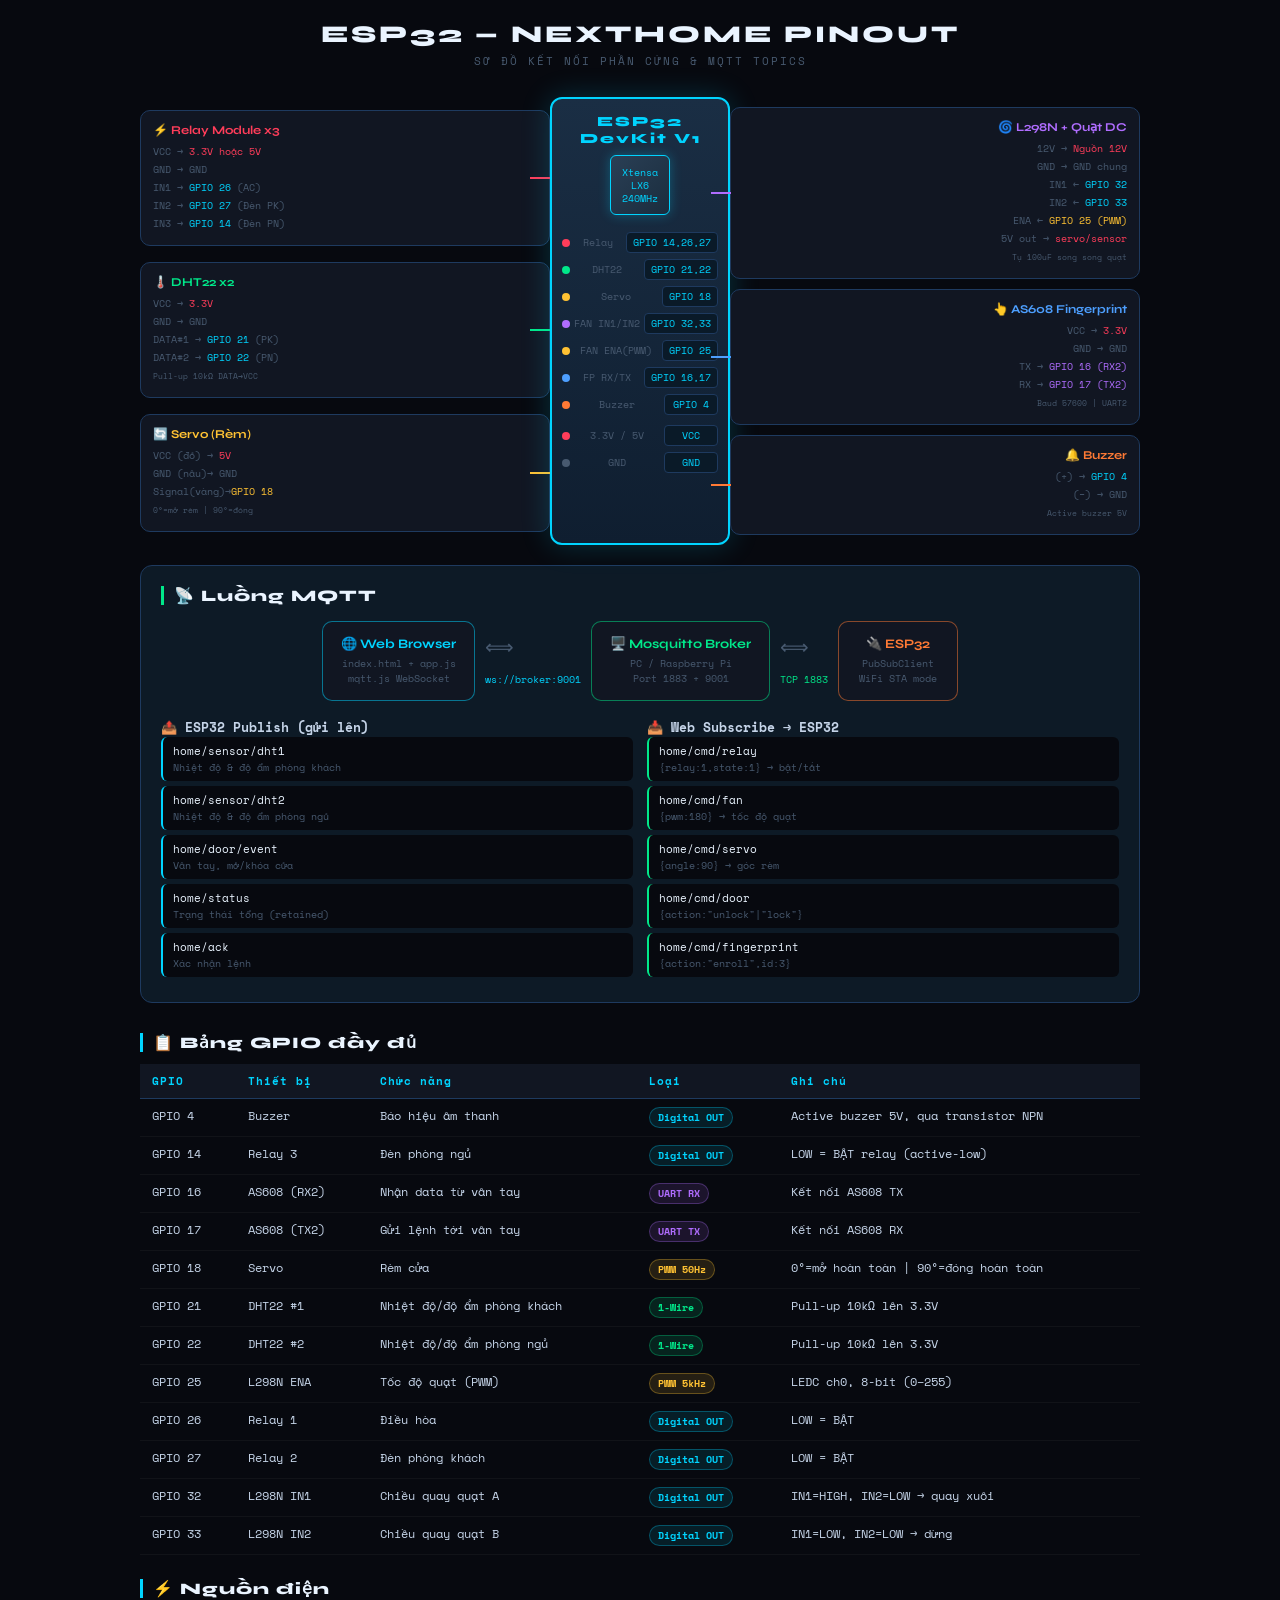
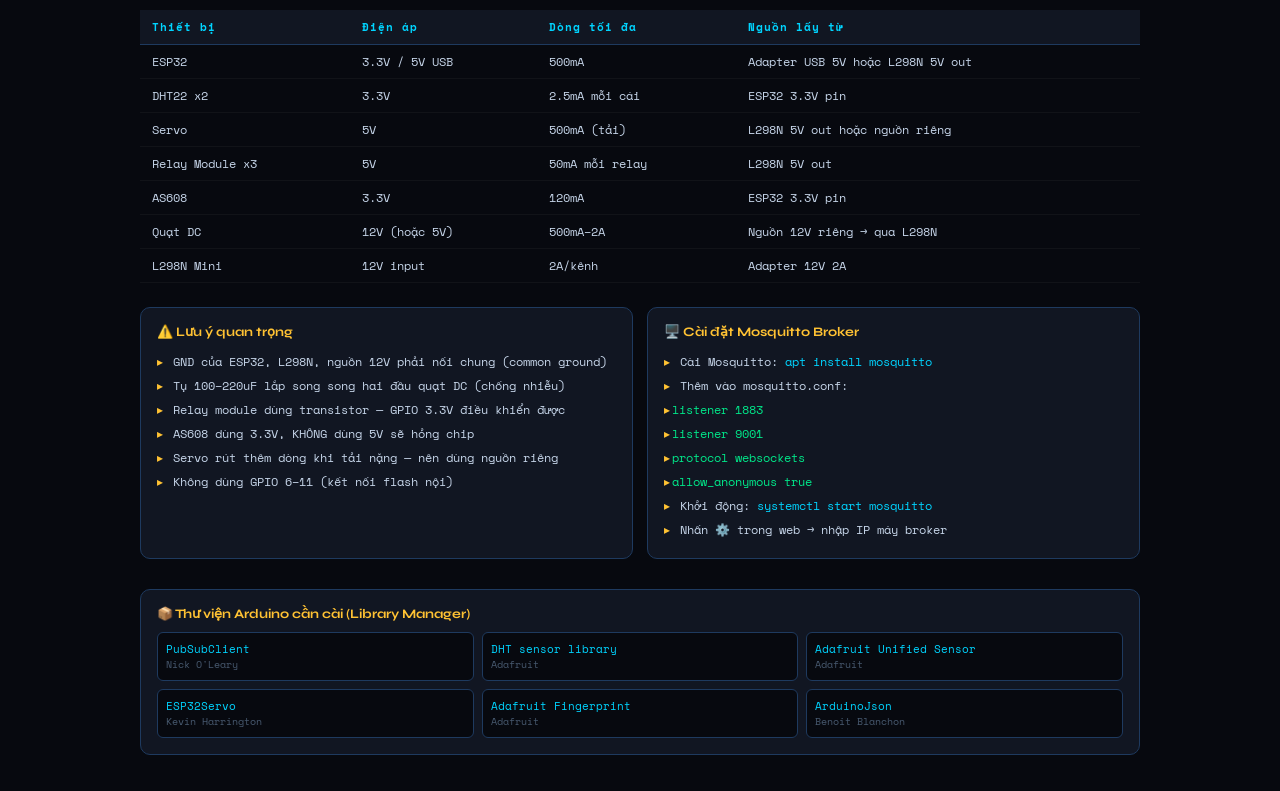
<file: web_dashboard/pinout.html>
<!DOCTYPE html>
<html lang="vi">
<head>
<meta charset="UTF-8"/>
<title>ESP32 SmartHome — Sơ đồ kết nối</title>
<link href="https://fonts.googleapis.com/css2?family=Space+Mono:wght@400;700&family=Syne:wght@600;800&display=swap" rel="stylesheet"/>
<style>
*{margin:0;padding:0;box-sizing:border-box;}
body{background:#07090f;color:#c5d4e8;font-family:'Space Mono',monospace;font-size:13px;padding:20px;}
h1{font-family:'Syne',sans-serif;font-size:24px;font-weight:800;color:#eaf4ff;letter-spacing:3px;text-align:center;margin-bottom:4px;}
.sub{text-align:center;color:#485a70;font-size:11px;letter-spacing:2px;margin-bottom:28px;}

.diagram{display:grid;grid-template-columns:1fr 180px 1fr;gap:0;max-width:1000px;margin:0 auto;}

/* ESP32 CENTER */
.esp32{background:linear-gradient(180deg,#1a2e44,#0f1e30);border:2px solid #00d4ff;border-radius:12px;padding:14px 10px;position:relative;box-shadow:0 0 30px rgba(0,212,255,0.2);}
.esp32-label{text-align:center;font-family:'Syne',sans-serif;font-size:14px;font-weight:800;color:#00d4ff;letter-spacing:2px;margin-bottom:8px;}
.esp32-chip{width:60px;height:60px;background:linear-gradient(135deg,#2a3f55,#1a2d3e);border:1px solid #00d4ff;border-radius:6px;margin:8px auto;display:flex;align-items:center;justify-content:center;font-size:10px;color:#00d4ff;text-align:center;line-height:1.3;box-shadow:0 0 12px rgba(0,212,255,0.3);}
.pin-row{display:flex;align-items:center;justify-content:space-between;padding:3px 0;}
.pin-num{background:#0a1a28;border:1px solid #1e3a5f;border-radius:4px;padding:2px 6px;font-size:10px;color:#00d4ff;min-width:54px;text-align:center;}
.pin-name{font-size:10px;color:#485a70;flex:1;text-align:center;}
.dot{width:8px;height:8px;border-radius:50%;flex-shrink:0;}

/* LEFT DEVICES */
.left-col,.right-col{display:flex;flex-direction:column;justify-content:space-around;gap:10px;padding:10px 0;}

.device-box{background:#111622;border:1px solid #1e3a5f;border-radius:10px;padding:12px;position:relative;}
.device-box::after{content:'';position:absolute;top:50%;right:-1px;width:20px;height:2px;background:currentColor;transform:translateY(-50%);}
.device-box.right-dev::after{left:-20px;right:auto;}

.dev-title{font-family:'Syne',sans-serif;font-size:12px;font-weight:700;margin-bottom:6px;}
.dev-pin{font-size:10px;color:#485a70;line-height:1.8;}
.dev-pin span{color:#c5d4e8;}
.dev-pin .gpin{color:#00d4ff;}
.dev-pin .gpow{color:#ff3d5a;}
.dev-pin .ggnd{color:#485a70;}
.dev-pin .gdata{color:#00e88a;}
.dev-pin .gpwm{color:#ffc233;}
.dev-pin .guart{color:#b06dff;}

/* Wire colors */
.wire-relay{color:#ff3d5a;} .dev-box-relay::after{background:#ff3d5a;}
.wire-dht{color:#00e88a;} .dev-box-dht::after{background:#00e88a;}
.wire-servo{color:#ffc233;} .dev-box-servo::after{background:#ffc233;}
.wire-fan{color:#b06dff;} .dev-box-fan::after{background:#b06dff;}
.wire-fp{color:#4d9fff;} .dev-box-fp::after{background:#4d9fff;}
.wire-buzz{color:#ff7a35;} .dev-box-buzz::after{background:#ff7a35;}

/* TABLE */
.table-section{max-width:1000px;margin:30px auto 0;}
.table-title{font-family:'Syne',sans-serif;font-size:16px;font-weight:800;color:#eaf4ff;margin-bottom:12px;letter-spacing:1px;border-left:3px solid #00d4ff;padding-left:10px;}
table{width:100%;border-collapse:collapse;margin-bottom:24px;}
th{background:#111622;color:#00d4ff;padding:9px 12px;text-align:left;font-size:11px;letter-spacing:1px;border-bottom:1px solid #1e3a5f;}
td{padding:8px 12px;border-bottom:1px solid rgba(255,255,255,0.04);font-size:12px;vertical-align:top;}
tr:hover td{background:rgba(0,212,255,0.03);}
.badge{display:inline-block;padding:2px 8px;border-radius:12px;font-size:10px;font-weight:700;}
.b-pwr{background:rgba(255,61,90,0.15);color:#ff3d5a;border:1px solid rgba(255,61,90,0.3);}
.b-sig{background:rgba(0,232,138,0.12);color:#00e88a;border:1px solid rgba(0,232,138,0.3);}
.b-pwm{background:rgba(255,194,51,0.12);color:#ffc233;border:1px solid rgba(255,194,51,0.3);}
.b-uart{background:rgba(176,109,255,0.12);color:#b06dff;border:1px solid rgba(176,109,255,0.3);}
.b-gnd{background:rgba(72,90,112,0.3);color:#485a70;border:1px solid #485a70;}
.b-io{background:rgba(0,212,255,0.1);color:#00d4ff;border:1px solid rgba(0,212,255,0.3);}

.note-box{background:#111622;border:1px solid #1e3a5f;border-radius:10px;padding:16px;margin-bottom:16px;}
.note-box h3{font-family:'Syne',sans-serif;font-size:13px;color:#ffc233;margin-bottom:10px;}
.note-box li{line-height:2;font-size:12px;color:#c5d4e8;list-style:none;padding-left:16px;position:relative;}
.note-box li::before{content:'▸';position:absolute;left:0;color:#ffc233;}

.mqtt-flow{background:#0d1a26;border:1px solid #1e3a5f;border-radius:12px;padding:20px;margin-bottom:20px;max-width:1000px;margin:20px auto;}
.mqtt-title{font-family:'Syne',sans-serif;font-size:16px;font-weight:800;color:#eaf4ff;margin-bottom:16px;letter-spacing:1px;border-left:3px solid #00e88a;padding-left:10px;}
.flow-diagram{display:flex;align-items:center;justify-content:center;gap:0;flex-wrap:wrap;}
.flow-box{background:#111622;border:1px solid;border-radius:10px;padding:14px 18px;text-align:center;min-width:120px;}
.flow-box.web{border-color:rgba(0,212,255,0.5);color:#00d4ff;}
.flow-box.broker{border-color:rgba(0,232,138,0.5);color:#00e88a;}
.flow-box.esp{border-color:rgba(255,122,53,0.5);color:#ff7a35;}
.flow-arrow{padding:0 10px;font-size:20px;color:#485a70;}
.flow-box .fb-title{font-family:'Syne',sans-serif;font-size:13px;font-weight:700;margin-bottom:4px;}
.flow-box .fb-sub{font-size:10px;color:#485a70;}
.topic-table{display:grid;grid-template-columns:1fr 1fr;gap:14px;margin-top:16px;}
.topic-col h4{font-size:11px;letter-spacing:2px;color:#485a70;margin-bottom:8px;text-transform:uppercase;}
.topic-row{padding:6px 10px;background:#07090f;border-radius:6px;margin-bottom:5px;border-left:2px solid;}
.topic-pub{border-color:#00d4ff;}
.topic-sub{border-color:#00e88a;}
.topic-name{color:#eaf4ff;font-size:11px;}
.topic-desc{color:#485a70;font-size:10px;margin-top:1px;}
</style>
</head>
<body>

<h1>ESP32 — NEXTHOME PINOUT</h1>
<div class="sub">SƠ ĐỒ KẾT NỐI PHẦN CỨNG & MQTT TOPICS</div>

<!-- DIAGRAM -->
<div class="diagram">

  <!-- LEFT COL -->
  <div class="left-col">

    <div class="device-box dev-box-relay wire-relay">
      <div class="dev-title" style="color:#ff3d5a">⚡ Relay Module x3</div>
      <div class="dev-pin">
        VCC → <span class="gpow">3.3V hoặc 5V</span><br>
        GND → <span class="ggnd">GND</span><br>
        IN1 → <span class="gpin">GPIO 26</span> (AC)<br>
        IN2 → <span class="gpin">GPIO 27</span> (Đèn PK)<br>
        IN3 → <span class="gpin">GPIO 14</span> (Đèn PN)
      </div>
    </div>

    <div class="device-box dev-box-dht wire-dht">
      <div class="dev-title" style="color:#00e88a">🌡️ DHT22 x2</div>
      <div class="dev-pin">
        VCC → <span class="gpow">3.3V</span><br>
        GND → <span class="ggnd">GND</span><br>
        DATA#1 → <span class="gpin">GPIO 21</span> (PK)<br>
        DATA#2 → <span class="gpin">GPIO 22</span> (PN)<br>
        <small style="color:#485a70">Pull-up 10kΩ DATA→VCC</small>
      </div>
    </div>

    <div class="device-box dev-box-servo wire-servo">
      <div class="dev-title" style="color:#ffc233">🔄 Servo (Rèm)</div>
      <div class="dev-pin">
        VCC (đỏ) → <span class="gpow">5V</span><br>
        GND (nâu)→ <span class="ggnd">GND</span><br>
        Signal(vàng)→<span class="gpwm">GPIO 18</span><br>
        <small style="color:#485a70">0°=mở rèm | 90°=đóng</small>
      </div>
    </div>

  </div>

  <!-- ESP32 CENTER -->
  <div class="esp32">
    <div class="esp32-label">ESP32<br>DevKit V1</div>
    <div class="esp32-chip">Xtensa<br>LX6<br>240MHz</div>

    <div style="height:6px"></div>
    <div class="pin-row"><div class="dot" style="background:#ff3d5a"></div><div class="pin-name">Relay</div><div class="pin-num">GPIO 14,26,27</div></div>
    <div class="pin-row"><div class="dot" style="background:#00e88a"></div><div class="pin-name">DHT22</div><div class="pin-num">GPIO 21,22</div></div>
    <div class="pin-row"><div class="dot" style="background:#ffc233"></div><div class="pin-name">Servo</div><div class="pin-num">GPIO 18</div></div>
    <div class="pin-row"><div class="dot" style="background:#b06dff"></div><div class="pin-name">FAN IN1/IN2</div><div class="pin-num">GPIO 32,33</div></div>
    <div class="pin-row"><div class="dot" style="background:#ffc233"></div><div class="pin-name">FAN ENA(PWM)</div><div class="pin-num">GPIO 25</div></div>
    <div class="pin-row"><div class="dot" style="background:#4d9fff"></div><div class="pin-name">FP RX/TX</div><div class="pin-num">GPIO 16,17</div></div>
    <div class="pin-row"><div class="dot" style="background:#ff7a35"></div><div class="pin-name">Buzzer</div><div class="pin-num">GPIO 4</div></div>
    <div style="height:4px"></div>
    <div class="pin-row"><div class="dot" style="background:#ff3d5a"></div><div class="pin-name">3.3V / 5V</div><div class="pin-num">VCC</div></div>
    <div class="pin-row"><div class="dot" style="background:#485a70"></div><div class="pin-name">GND</div><div class="pin-num">GND</div></div>
  </div>

  <!-- RIGHT COL -->
  <div class="right-col">

    <div class="device-box dev-box-fan right-dev wire-fan" style="text-align:right">
      <div class="dev-title" style="color:#b06dff;text-align:right">🌀 L298N + Quạt DC</div>
      <div class="dev-pin" style="text-align:right">
        12V → <span class="gpow">Nguồn 12V</span><br>
        GND → <span class="ggnd">GND chung</span><br>
        IN1 ← <span class="gpin">GPIO 32</span><br>
        IN2 ← <span class="gpin">GPIO 33</span><br>
        ENA ← <span class="gpwm">GPIO 25 (PWM)</span><br>
        5V out → <span class="gpow">servo/sensor</span><br>
        <small style="color:#485a70">Tụ 100uF song song quạt</small>
      </div>
    </div>

    <div class="device-box dev-box-fp right-dev wire-fp" style="text-align:right">
      <div class="dev-title" style="color:#4d9fff;text-align:right">👆 AS608 Fingerprint</div>
      <div class="dev-pin" style="text-align:right">
        VCC → <span class="gpow">3.3V</span><br>
        GND → <span class="ggnd">GND</span><br>
        TX → <span class="guart">GPIO 16 (RX2)</span><br>
        RX → <span class="guart">GPIO 17 (TX2)</span><br>
        <small style="color:#485a70">Baud 57600 | UART2</small>
      </div>
    </div>

    <div class="device-box dev-box-buzz right-dev wire-buzz" style="text-align:right">
      <div class="dev-title" style="color:#ff7a35;text-align:right">🔔 Buzzer</div>
      <div class="dev-pin" style="text-align:right">
        (+) → <span class="gpin">GPIO 4</span><br>
        (−) → <span class="ggnd">GND</span><br>
        <small style="color:#485a70">Active buzzer 5V</small>
      </div>
    </div>

  </div>
</div>

<!-- MQTT FLOW -->
<div class="mqtt-flow">
  <div class="mqtt-title">📡 Luồng MQTT</div>
  <div class="flow-diagram">
    <div class="flow-box web">
      <div class="fb-title">🌐 Web Browser</div>
      <div class="fb-sub">index.html + app.js<br>mqtt.js WebSocket</div>
    </div>
    <div class="flow-arrow">⟺<br><span style="font-size:10px;color:#00d4ff">ws://broker:9001</span></div>
    <div class="flow-box broker">
      <div class="fb-title">🖥️ Mosquitto Broker</div>
      <div class="fb-sub">PC / Raspberry Pi<br>Port 1883 + 9001</div>
    </div>
    <div class="flow-arrow">⟺<br><span style="font-size:10px;color:#00e88a">TCP 1883</span></div>
    <div class="flow-box esp">
      <div class="fb-title">🔌 ESP32</div>
      <div class="fb-sub">PubSubClient<br>WiFi STA mode</div>
    </div>
  </div>

  <div class="topic-table">
    <div>
      <h4>📤 ESP32 Publish (gửi lên)</h4>
      <div class="topic-row topic-pub"><div class="topic-name">home/sensor/dht1</div><div class="topic-desc">Nhiệt độ & độ ẩm phòng khách</div></div>
      <div class="topic-row topic-pub"><div class="topic-name">home/sensor/dht2</div><div class="topic-desc">Nhiệt độ & độ ẩm phòng ngủ</div></div>
      <div class="topic-row topic-pub"><div class="topic-name">home/door/event</div><div class="topic-desc">Vân tay, mở/khóa cửa</div></div>
      <div class="topic-row topic-pub"><div class="topic-name">home/status</div><div class="topic-desc">Trạng thái tổng (retained)</div></div>
      <div class="topic-row topic-pub"><div class="topic-name">home/ack</div><div class="topic-desc">Xác nhận lệnh</div></div>
    </div>
    <div>
      <h4>📥 Web Subscribe → ESP32</h4>
      <div class="topic-row topic-sub"><div class="topic-name">home/cmd/relay</div><div class="topic-desc">{relay:1,state:1} → bật/tắt</div></div>
      <div class="topic-row topic-sub"><div class="topic-name">home/cmd/fan</div><div class="topic-desc">{pwm:180} → tốc độ quạt</div></div>
      <div class="topic-row topic-sub"><div class="topic-name">home/cmd/servo</div><div class="topic-desc">{angle:90} → góc rèm</div></div>
      <div class="topic-row topic-sub"><div class="topic-name">home/cmd/door</div><div class="topic-desc">{action:"unlock"|"lock"}</div></div>
      <div class="topic-row topic-sub"><div class="topic-name">home/cmd/fingerprint</div><div class="topic-desc">{action:"enroll",id:3}</div></div>
    </div>
  </div>
</div>

<!-- PIN TABLE -->
<div class="table-section">
  <div class="table-title">📋 Bảng GPIO đầy đủ</div>
  <table>
    <tr><th>GPIO</th><th>Thiết bị</th><th>Chức năng</th><th>Loại</th><th>Ghi chú</th></tr>
    <tr><td>GPIO 4</td><td>Buzzer</td><td>Báo hiệu âm thanh</td><td><span class="badge b-io">Digital OUT</span></td><td>Active buzzer 5V, qua transistor NPN</td></tr>
    <tr><td>GPIO 14</td><td>Relay 3</td><td>Đèn phòng ngủ</td><td><span class="badge b-io">Digital OUT</span></td><td>LOW = BẬT relay (active-low)</td></tr>
    <tr><td>GPIO 16</td><td>AS608 (RX2)</td><td>Nhận data từ vân tay</td><td><span class="badge b-uart">UART RX</span></td><td>Kết nối AS608 TX</td></tr>
    <tr><td>GPIO 17</td><td>AS608 (TX2)</td><td>Gửi lệnh tới vân tay</td><td><span class="badge b-uart">UART TX</span></td><td>Kết nối AS608 RX</td></tr>
    <tr><td>GPIO 18</td><td>Servo</td><td>Rèm cửa</td><td><span class="badge b-pwm">PWM 50Hz</span></td><td>0°=mở hoàn toàn | 90°=đóng hoàn toàn</td></tr>
    <tr><td>GPIO 21</td><td>DHT22 #1</td><td>Nhiệt độ/độ ẩm phòng khách</td><td><span class="badge b-sig">1-Wire</span></td><td>Pull-up 10kΩ lên 3.3V</td></tr>
    <tr><td>GPIO 22</td><td>DHT22 #2</td><td>Nhiệt độ/độ ẩm phòng ngủ</td><td><span class="badge b-sig">1-Wire</span></td><td>Pull-up 10kΩ lên 3.3V</td></tr>
    <tr><td>GPIO 25</td><td>L298N ENA</td><td>Tốc độ quạt (PWM)</td><td><span class="badge b-pwm">PWM 5kHz</span></td><td>LEDC ch0, 8-bit (0–255)</td></tr>
    <tr><td>GPIO 26</td><td>Relay 1</td><td>Điều hòa</td><td><span class="badge b-io">Digital OUT</span></td><td>LOW = BẬT</td></tr>
    <tr><td>GPIO 27</td><td>Relay 2</td><td>Đèn phòng khách</td><td><span class="badge b-io">Digital OUT</span></td><td>LOW = BẬT</td></tr>
    <tr><td>GPIO 32</td><td>L298N IN1</td><td>Chiều quay quạt A</td><td><span class="badge b-io">Digital OUT</span></td><td>IN1=HIGH, IN2=LOW → quay xuôi</td></tr>
    <tr><td>GPIO 33</td><td>L298N IN2</td><td>Chiều quay quạt B</td><td><span class="badge b-io">Digital OUT</span></td><td>IN1=LOW, IN2=LOW → dừng</td></tr>
  </table>

  <div class="table-title">⚡ Nguồn điện</div>
  <table>
    <tr><th>Thiết bị</th><th>Điện áp</th><th>Dòng tối đa</th><th>Nguồn lấy từ</th></tr>
    <tr><td>ESP32</td><td>3.3V / 5V USB</td><td>500mA</td><td>Adapter USB 5V hoặc L298N 5V out</td></tr>
    <tr><td>DHT22 x2</td><td>3.3V</td><td>2.5mA mỗi cái</td><td>ESP32 3.3V pin</td></tr>
    <tr><td>Servo</td><td>5V</td><td>500mA (tải)</td><td>L298N 5V out hoặc nguồn riêng</td></tr>
    <tr><td>Relay Module x3</td><td>5V</td><td>50mA mỗi relay</td><td>L298N 5V out</td></tr>
    <tr><td>AS608</td><td>3.3V</td><td>120mA</td><td>ESP32 3.3V pin</td></tr>
    <tr><td>Quạt DC</td><td>12V (hoặc 5V)</td><td>500mA–2A</td><td>Nguồn 12V riêng → qua L298N</td></tr>
    <tr><td>L298N Mini</td><td>12V input</td><td>2A/kênh</td><td>Adapter 12V 2A</td></tr>
  </table>

  <div style="display:grid;grid-template-columns:1fr 1fr;gap:14px;margin-top:20px;">
    <div class="note-box">
      <h3>⚠️ Lưu ý quan trọng</h3>
      <ul>
        <li>GND của ESP32, L298N, nguồn 12V phải nối chung (common ground)</li>
        <li>Tụ 100–220uF lắp song song hai đầu quạt DC (chống nhiễu)</li>
        <li>Relay module dùng transistor — GPIO 3.3V điều khiển được</li>
        <li>AS608 dùng 3.3V, KHÔNG dùng 5V sẽ hỏng chip</li>
        <li>Servo rút thêm dòng khi tải nặng — nên dùng nguồn riêng</li>
        <li>Không dùng GPIO 6–11 (kết nối flash nội)</li>
      </ul>
    </div>
    <div class="note-box">
      <h3>🖥️ Cài đặt Mosquitto Broker</h3>
      <ul>
        <li>Cài Mosquitto: <span style="color:#00d4ff">apt install mosquitto</span></li>
        <li>Thêm vào mosquitto.conf:</li>
        <li style="color:#00e88a;padding-left:8px">listener 1883</li>
        <li style="color:#00e88a;padding-left:8px">listener 9001</li>
        <li style="color:#00e88a;padding-left:8px">protocol websockets</li>
        <li style="color:#00e88a;padding-left:8px">allow_anonymous true</li>
        <li>Khởi động: <span style="color:#00d4ff">systemctl start mosquitto</span></li>
        <li>Nhấn ⚙️ trong web → nhập IP máy broker</li>
      </ul>
    </div>
  </div>

  <div class="note-box" style="margin-top:14px">
    <h3>📦 Thư viện Arduino cần cài (Library Manager)</h3>
    <div style="display:grid;grid-template-columns:repeat(3,1fr);gap:8px;margin-top:8px;">
      <div style="background:#07090f;padding:8px;border-radius:6px;border:1px solid #1e3a5f">
        <div style="color:#00d4ff;font-size:11px">PubSubClient</div>
        <div style="color:#485a70;font-size:10px">Nick O'Leary</div>
      </div>
      <div style="background:#07090f;padding:8px;border-radius:6px;border:1px solid #1e3a5f">
        <div style="color:#00d4ff;font-size:11px">DHT sensor library</div>
        <div style="color:#485a70;font-size:10px">Adafruit</div>
      </div>
      <div style="background:#07090f;padding:8px;border-radius:6px;border:1px solid #1e3a5f">
        <div style="color:#00d4ff;font-size:11px">Adafruit Unified Sensor</div>
        <div style="color:#485a70;font-size:10px">Adafruit</div>
      </div>
      <div style="background:#07090f;padding:8px;border-radius:6px;border:1px solid #1e3a5f">
        <div style="color:#00d4ff;font-size:11px">ESP32Servo</div>
        <div style="color:#485a70;font-size:10px">Kevin Harrington</div>
      </div>
      <div style="background:#07090f;padding:8px;border-radius:6px;border:1px solid #1e3a5f">
        <div style="color:#00d4ff;font-size:11px">Adafruit Fingerprint</div>
        <div style="color:#485a70;font-size:10px">Adafruit</div>
      </div>
      <div style="background:#07090f;padding:8px;border-radius:6px;border:1px solid #1e3a5f">
        <div style="color:#00d4ff;font-size:11px">ArduinoJson</div>
        <div style="color:#485a70;font-size:10px">Benoit Blanchon</div>
      </div>
    </div>
  </div>
</div>

</body>
</html>
</file>
